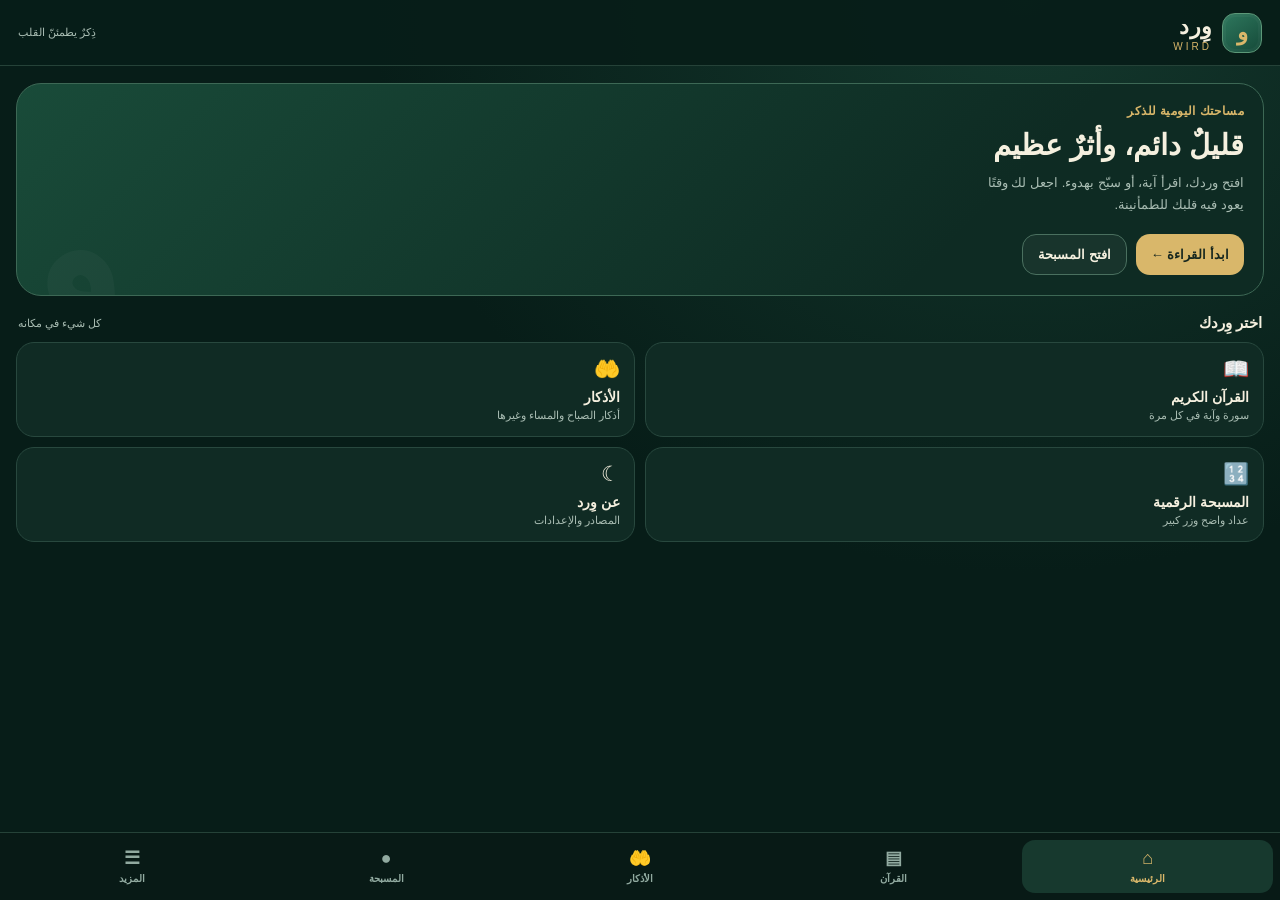
<file: index.html>
<!doctype html>
<html lang="ar" dir="rtl">
<head>
<meta charset="utf-8"><meta name="viewport" content="width=device-width,initial-scale=1,maximum-scale=1,viewport-fit=cover"><meta name="theme-color" content="#071d18">
<title>وِرد | WIRD — نسخة مصححة</title>
<link rel="stylesheet" href="style.css"></head>
<body><div class="app">
<header><div class="brand"><div class="brand-mark">و</div><div><div class="brand-name">وِرد</div><div class="brand-en">WIRD</div></div></div><div class="top-note">ذِكرٌ يطمئنّ القلب</div></header>
<main>
<section class="page active" id="home">
  <div class="hero"><div class="eyebrow">مساحتك اليومية للذكر</div><h1 class="heading">قليلٌ دائم، وأثرٌ عظيم</h1><p class="sub">افتح وردك، اقرأ آية، أو سبّح بهدوء. اجعل لك وقتًا يعود فيه قلبك للطمأنينة.</p><div class="actions"><button type="button" class="btn" data-go="quran">ابدأ القراءة ←</button><button type="button" class="btn secondary" data-go="tasbih">افتح المسبحة</button></div></div>
  <div class="section-title">اختر وِردك <small>كل شيء في مكانه</small></div>
  <div class="quick-grid"><button type="button" class="quick" data-go="quran"><span class="qicon">📖</span><strong>القرآن الكريم</strong><small>سورة وآية في كل مرة</small></button><button type="button" class="quick" data-go="adhkar"><span class="qicon">🤲</span><strong>الأذكار</strong><small>أذكار الصباح والمساء وغيرها</small></button><button type="button" class="quick" data-go="tasbih"><span class="qicon">🔢</span><strong>المسبحة الرقمية</strong><small>عداد واضح وزر كبير</small></button><button type="button" class="quick" data-go="settings"><span class="qicon">☾</span><strong>عن وِرد</strong><small>المصادر والإعدادات</small></button></div>
</section>
<section class="page" id="quran">
  <div class="eyebrow">القرآن الكريم</div><h2 class="heading">اقرأ على مهل</h2><div class="quran-top"><select class="select" id="surahSelect" aria-label="اختر السورة"><option>جارٍ تحميل السور…</option></select><button type="button" class="control-btn" id="audioBtn">▶ تلاوة</button></div>
  <div class="quran-meta"><span id="surahMeta">اختر سورة للبدء</span><span id="ayahMeta">—</span></div>
  <div class="ayah-card"><div class="surah-name" id="surahHeading">بِسْمِ اللهِ</div><div class="ayah-text" id="ayahText">اللَّهُمَّ اجعل القرآن ربيع قلوبنا</div><div class="ayah-translation" id="ayahFoot">سيظهر نص الآية هنا</div></div>
  <div class="quran-controls"><button type="button" class="control-btn" id="prevAyah">الآية السابقة</button><button type="button" class="control-btn primary" id="firstAyah">بداية السورة</button><button type="button" class="control-btn" id="nextAyah">الآية التالية</button></div>
</section>
<section class="page" id="adhkar">
  <div class="eyebrow">أذكار مختارة</div><h2 class="heading">اذكر الله بقلب حاضر</h2><div class="category-row"><button type="button" class="chip active" data-cat="morning">الصباح</button><button type="button" class="chip" data-cat="evening">المساء</button><button type="button" class="chip" data-cat="general">أذكار متنوعة</button></div>
  <div class="dhikr-card"><div class="dhikr-label" id="dhikrTitle">ذكر الصباح</div><div class="dhikr-text" id="dhikrText">أَصْبَحْنَا وَأَصْبَحَ الْمُلْكُ لِلَّهِ</div><div class="dhikr-hint" id="dhikrHint">يمكنك التنقل بين الأذكار من الأسهم بالأسفل.</div><div class="dhikr-bottom"><button type="button" class="control-btn" id="prevDhikr">السابق</button><span class="count-pill" id="dhikrCount">1 / 3</span><button type="button" class="control-btn" id="nextDhikr">التالي</button></div></div>
</section>
<section class="page" id="tasbih">
  <div class="eyebrow">المسبحة الرقمية</div><h2 class="heading">سبّح واحتسب</h2><div class="tasbih-wrap"><select class="phrase-select" id="phraseSelect" aria-label="اختر الذكر"><option>سبحان الله</option><option>الحمد لله</option><option>الله أكبر</option><option>أستغفر الله</option><option>لا إله إلا الله</option><option>لا حول ولا قوة إلا بالله</option></select><div class="device"><div class="device-top"><span>WIRD • TASBIH</span><span>● جاهز</span></div><div class="screen"><div class="screen-label" id="screenPhrase">سبحان الله</div><div class="digits" id="digits">000</div><div class="target">اضغط الزر للتسبيح</div></div><div class="device-buttons"><button type="button" class="mini-btn" id="resetCount">تصفير</button><button type="button" class="press-button" id="pressCount">اضغط<br>للتسبيح</button><button type="button" class="mini-btn" id="targetCount">الهدف: 33</button></div></div><div class="tasbih-note">عداد بسيط يعمل على جهازك، بدون صور أو مؤثرات ثقيلة.</div></div>
</section>
<section class="page" id="settings">
  <div class="eyebrow">عن الموقع</div><h2 class="heading">وِرد، ببساطة</h2><p class="sub">مساحة خفيفة للقراءة والذكر، صُممت لتناسب شاشة الجوال وتعمل دون الحاجة إلى التنقل داخل صفحات طويلة.</p>
  <div class="settings-list"><div class="setting-row"><div><strong>نص القرآن الكريم</strong><small>يُحمّل عند توفر الاتصال بالإنترنت.</small></div><button type="button" class="link-btn" id="quranSource">المصدر ↗</button></div><div class="setting-row"><div><strong>الأذكار</strong><small>أذكار مختارة للتذكير، يُستحسن مراجعة النصوص من مصدر موثوق.</small></div><button type="button" class="link-btn" id="adhkarSource">حصن المسلم ↗</button></div><div class="setting-row"><div><strong>تصميم مريح</strong><small>ألوان زمردية وذهبية، وتنقل ثابت يناسب الآيفون.</small></div><span style="color:var(--gold);font-size:12px">مفعّل ✓</span></div></div>
  <p class="footnote">هذا الموقع أداة مساعدة للقراءة والذكر، وليس مصدرًا للفتوى. إذا لم يظهر القرآن، تحقق من اتصال الإنترنت ثم افتح صفحة القرآن مجددًا.</p>
</section>
</main>
<nav class="bottom-nav" aria-label="التنقل الرئيسي"><button type="button" class="nav-btn active" data-go="home"><span class="ico">⌂</span><span>الرئيسية</span></button><button type="button" class="nav-btn" data-go="quran"><span class="ico">▤</span><span>القرآن</span></button><button type="button" class="nav-btn" data-go="adhkar"><span class="ico">🤲</span><span>الأذكار</span></button><button type="button" class="nav-btn" data-go="tasbih"><span class="ico">●</span><span>المسبحة</span></button><button type="button" class="nav-btn" data-go="settings"><span class="ico">☰</span><span>المزيد</span></button></nav>
</div>
<audio id="quranAudio" preload="none"></audio>
<script src="app.js" defer></script></body></html>
</file>
<file: style.css>
:root{--bg:#071d18;--panel:#102b24;--panel2:#16372e;--green:#2f8064;--gold:#d9b76a;--cream:#f5f0df;--muted:#a9bdb3;--line:#28483e;--danger:#e8a39b}
*{box-sizing:border-box}html,body{margin:0;width:100%;height:100%;overflow:hidden;background:var(--bg);color:var(--cream);font-family:-apple-system,BlinkMacSystemFont,"Segoe UI",Tahoma,Arial,sans-serif}button,select{font:inherit}button{cursor:pointer;color:inherit;border:0}button:focus-visible,select:focus-visible{outline:2px solid var(--gold);outline-offset:2px}.app{height:100dvh;display:flex;flex-direction:column;overflow:hidden;padding-top:env(safe-area-inset-top);padding-bottom:env(safe-area-inset-bottom);background:radial-gradient(ellipse at 80% 0%,#14382d 0%,var(--bg) 45%)}
header{flex:0 0 66px;display:flex;align-items:center;justify-content:space-between;padding:8px 18px;border-bottom:1px solid #254238;background:#071d18eF}.brand{display:flex;align-items:center;gap:10px}.brand-mark{width:40px;height:40px;border-radius:13px;background:linear-gradient(145deg,#2e775d,#154a39);border:1px solid #5c9878;display:grid;place-items:center;color:var(--gold);font-size:23px;font-weight:800;box-shadow:inset 0 0 0 3px #ffffff08}.brand-name{font-size:22px;font-weight:800;letter-spacing:.2px}.brand-en{font-size:10px;letter-spacing:3px;color:var(--gold);margin-top:1px}.top-note{font-size:11px;color:var(--muted);text-align:left}
main{flex:1;min-height:0;position:relative;overflow:hidden}.page{display:none;position:absolute;inset:0;overflow:hidden;padding:17px 16px 12px;min-height:0}.page.active{display:flex;flex-direction:column}.eyebrow{color:var(--gold);font-size:12px;font-weight:700;letter-spacing:.4px;margin-bottom:8px}.heading{font-size:25px;line-height:1.35;margin:0 0 7px;font-weight:800}.sub{font-size:13px;line-height:1.7;color:var(--muted);margin:0}.hero{position:relative;overflow:hidden;border:1px solid #3d6855;border-radius:25px;padding:20px 19px;background:linear-gradient(135deg,#194b39,#0e2b23 75%);min-height:190px;display:flex;flex-direction:column;justify-content:center}.hero:after{content:"و";position:absolute;left:15px;bottom:-50px;font-size:185px;line-height:1;color:#ffffff08;font-weight:900;pointer-events:none}.hero .heading{font-size:29px;max-width:270px}.hero .sub{max-width:270px}.actions{display:flex;gap:9px;margin-top:18px;flex-wrap:wrap}.btn{border-radius:14px;padding:12px 15px;background:var(--gold);color:#17271f;font-weight:800;font-size:13px}.btn.secondary{background:#ffffff0b;color:var(--cream);border:1px solid #4a705f}.section-title{display:flex;align-items:center;justify-content:space-between;margin:18px 2px 10px;font-weight:800;font-size:15px}.section-title small{font-size:11px;color:var(--muted);font-weight:500}.quick-grid{display:grid;grid-template-columns:repeat(2,minmax(0,1fr));gap:10px;min-height:0}.quick{background:var(--panel);border:1px solid var(--line);border-radius:18px;padding:14px;text-align:right;min-height:90px;display:flex;flex-direction:column;justify-content:space-between}.quick .qicon{font-size:21px;margin-bottom:8px}.quick strong{font-size:14px}.quick small{font-size:11px;color:var(--muted);margin-top:4px}
.bottom-nav{flex:0 0 68px;display:grid;grid-template-columns:repeat(5,1fr);gap:3px;padding:7px 7px max(7px,env(safe-area-inset-bottom));background:#081a16;border-top:1px solid #254238}.nav-btn{display:flex;flex-direction:column;align-items:center;justify-content:center;gap:4px;background:transparent;color:#91aaa0;border-radius:13px;font-size:10px;font-weight:700}.nav-btn .ico{font-size:18px;line-height:1.1}.nav-btn.active{background:#17392e;color:var(--gold)}
/* Quran: one ayah per screen, no page scrolling */.quran-top{display:flex;gap:9px;align-items:center}.select{min-width:0;flex:1;background:var(--panel);color:var(--cream);border:1px solid var(--line);border-radius:13px;padding:12px 10px;font-size:13px}.quran-meta{display:flex;justify-content:space-between;align-items:center;color:var(--muted);font-size:11px;margin:13px 2px}.ayah-card{flex:1;min-height:0;display:flex;flex-direction:column;align-items:center;justify-content:center;gap:14px;border:1px solid #315a48;border-radius:23px;padding:18px 16px;background:linear-gradient(160deg,#123126,#0b211b);text-align:center}.surah-name{color:var(--gold);font-weight:800;font-size:14px}.ayah-text{font-family:"Times New Roman",serif;font-size:clamp(23px,5.7vw,32px);line-height:1.9;max-height:58%;overflow:hidden;display:flex;align-items:center;justify-content:center}.ayah-translation{font-size:11px;color:var(--muted)}.quran-controls{display:grid;grid-template-columns:1fr 1.2fr 1fr;gap:8px;margin-top:12px}.control-btn{background:var(--panel2);border:1px solid var(--line);padding:12px 6px;border-radius:13px;font-size:12px;font-weight:700}.control-btn.primary{background:var(--gold);color:#17271f}.control-btn:disabled{opacity:.35;cursor:default}
/* adhkar */.category-row{display:flex;gap:7px;margin:13px 0 12px;flex-wrap:wrap}.chip{padding:9px 12px;border-radius:20px;border:1px solid var(--line);background:var(--panel);color:var(--muted);font-size:11px}.chip.active{background:#214b3b;border-color:#53846b;color:var(--gold)}.dhikr-card{flex:1;min-height:0;border:1px solid var(--line);background:linear-gradient(160deg,#123126,#0c241d);border-radius:22px;padding:18px 16px;display:flex;flex-direction:column;align-items:center;justify-content:center;text-align:center;gap:12px}.dhikr-label{font-size:12px;color:var(--gold);font-weight:800}.dhikr-text{font-family:"Times New Roman",serif;font-size:clamp(22px,5vw,29px);line-height:1.9}.dhikr-hint{font-size:11px;color:var(--muted);line-height:1.7}.dhikr-bottom{display:flex;align-items:center;justify-content:space-between;width:100%;gap:10px}.count-pill{background:#071d18;border:1px solid var(--line);border-radius:12px;padding:9px 12px;font-size:12px;color:var(--gold)}
/* digital tasbih */.tasbih-wrap{flex:1;min-height:0;display:flex;flex-direction:column;align-items:center;justify-content:center;gap:13px}.device{width:min(100%,310px);border:2px solid #47725d;border-radius:30px;padding:14px;background:linear-gradient(145deg,#244c3d,#0b211b 72%);box-shadow:0 16px 35px #0005,inset 0 0 0 4px #ffffff06}.device-top{display:flex;justify-content:space-between;color:#a9c3b3;font-size:10px;margin:0 5px 10px}.screen{border-radius:13px;background:#b4c5a0;color:#1b3222;padding:11px 12px 8px;text-align:center;border:4px solid #101d17;box-shadow:inset 0 0 12px #0002}.screen-label{font-size:11px;font-weight:800}.digits{font-family:ui-monospace,monospace;font-size:clamp(46px,12vw,63px);font-weight:800;line-height:1.15;letter-spacing:2px}.target{font-size:10px;opacity:.8}.device-buttons{display:flex;align-items:center;justify-content:space-between;margin:13px 3px 0}.mini-btn{background:#0a211a;border:1px solid #456c58;border-radius:12px;padding:10px 12px;font-size:11px;color:#e7d9a7}.press-button{width:84px;height:62px;border-radius:22px;background:linear-gradient(145deg,#d9b76a,#987331);border:3px solid #715c2e;box-shadow:inset 0 3px 2px #fff6,0 5px 0 #07130f;color:#1a2a20;font-weight:900;font-size:12px;touch-action:manipulation}.press-button:active{transform:translateY(3px);box-shadow:inset 0 3px 2px #fff6,0 2px 0 #07130f}.phrase-select{width:min(100%,310px);background:var(--panel);border:1px solid var(--line);border-radius:12px;color:var(--cream);padding:11px;font-size:13px}.tasbih-note{font-size:11px;color:var(--muted);text-align:center}
/* settings */.settings-list{display:grid;gap:10px;margin-top:17px}.setting-row{display:flex;justify-content:space-between;align-items:center;gap:12px;padding:14px;border-radius:15px;background:var(--panel);border:1px solid var(--line)}.setting-row strong{font-size:13px}.setting-row small{display:block;color:var(--muted);font-size:11px;margin-top:5px;line-height:1.6}.link-btn{background:transparent;color:var(--gold);font-size:12px;font-weight:800}.footnote{font-size:11px;color:var(--muted);line-height:1.8;margin-top:auto;padding-top:12px}
@media(max-height:700px){header{flex-basis:59px}.page{padding-top:12px}.hero{min-height:155px;padding:16px}.hero .heading{font-size:25px}.section-title{margin-top:12px}.quick{min-height:78px;padding:11px}.bottom-nav{flex-basis:62px}.device{width:min(100%,285px);padding:11px}.press-button{height:55px}.digits{font-size:48px}.tasbih-wrap{gap:9px}}
</file>
